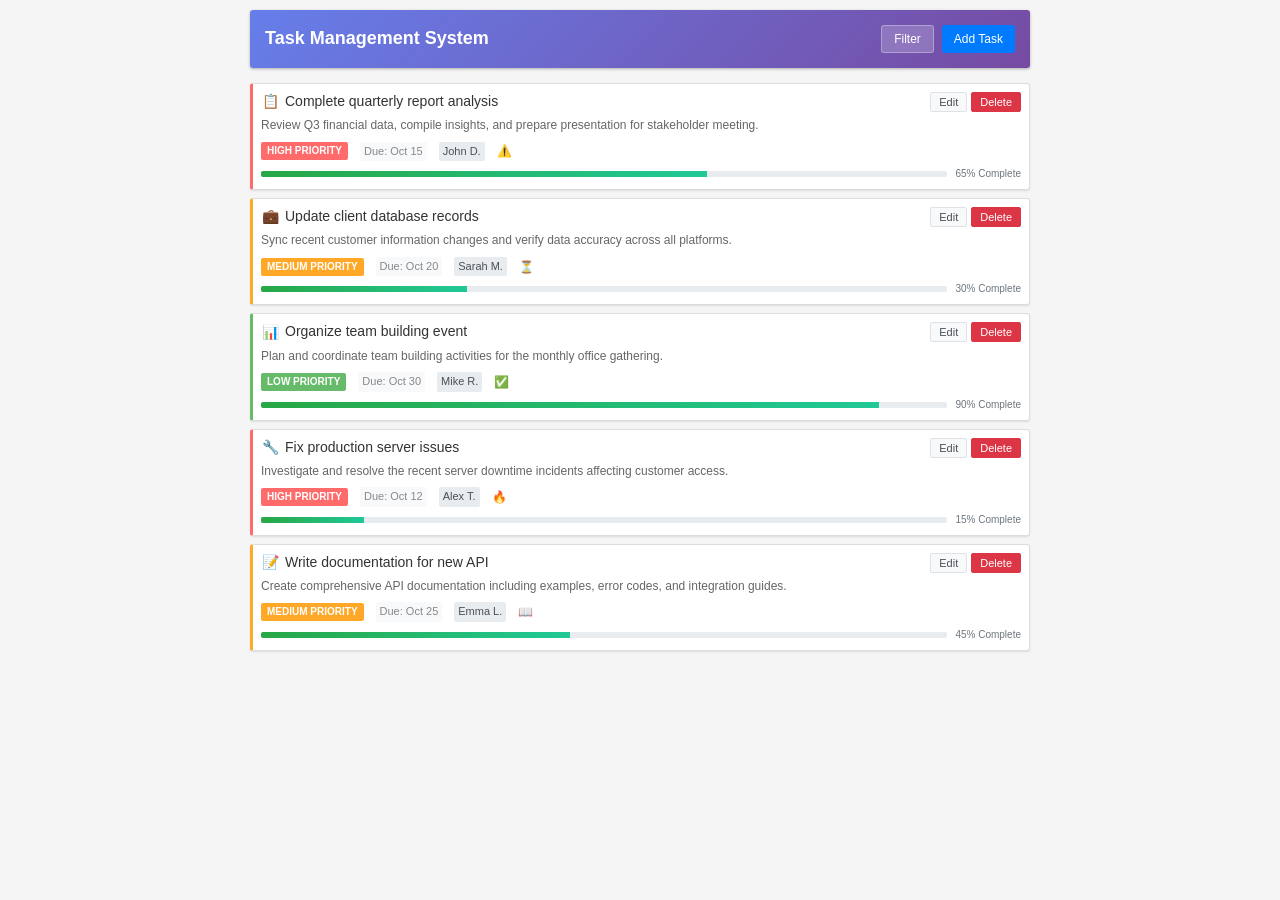
<file: Claude-Haiku-4.5/Project_A_BaselineUI/src/index.html>
<!DOCTYPE html>
<html lang="en">
<head>
    <meta charset="UTF-8">
    <meta name="viewport" content="width=device-width, initial-scale=1.0">
    <title>Task List - Baseline</title>
    <link rel="stylesheet" href="styles.css">
    <link rel="stylesheet" href="https://cdnjs.cloudflare.com/ajax/libs/font-awesome/6.0.0/css/all.min.css">
</head>
<body>
    <div class="container">
        <header class="header">
            <h1>Task Management System</h1>
            <div class="header-actions">
                <button class="btn-secondary">Filter</button>
                <button class="btn-primary">Add Task</button>
            </div>
        </header>
        
        <div class="task-list">
            <div class="task-card" data-priority="high">
                <div class="task-header">
                    <span class="task-icon">📋</span>
                    <h3 class="task-title">Complete quarterly report analysis</h3>
                    <div class="task-actions">
                        <button class="btn-sm">Edit</button>
                        <button class="btn-sm btn-danger">Delete</button>
                    </div>
                </div>
                <p class="task-description">Review Q3 financial data, compile insights, and prepare presentation for stakeholder meeting.</p>
                <div class="task-meta">
                    <span class="priority high">High Priority</span>
                    <span class="due-date">Due: Oct 15</span>
                    <span class="assignee">John D.</span>
                    <span class="status-icon">⚠️</span>
                </div>
                <div class="task-footer">
                    <div class="progress-bar">
                        <div class="progress-fill" style="width: 65%"></div>
                    </div>
                    <span class="progress-text">65% Complete</span>
                </div>
            </div>

            <div class="task-card" data-priority="medium">
                <div class="task-header">
                    <span class="task-icon">💼</span>
                    <h3 class="task-title">Update client database records</h3>
                    <div class="task-actions">
                        <button class="btn-sm">Edit</button>
                        <button class="btn-sm btn-danger">Delete</button>
                    </div>
                </div>
                <p class="task-description">Sync recent customer information changes and verify data accuracy across all platforms.</p>
                <div class="task-meta">
                    <span class="priority medium">Medium Priority</span>
                    <span class="due-date">Due: Oct 20</span>
                    <span class="assignee">Sarah M.</span>
                    <span class="status-icon">⏳</span>
                </div>
                <div class="task-footer">
                    <div class="progress-bar">
                        <div class="progress-fill" style="width: 30%"></div>
                    </div>
                    <span class="progress-text">30% Complete</span>
                </div>
            </div>

            <div class="task-card" data-priority="low">
                <div class="task-header">
                    <span class="task-icon">📊</span>
                    <h3 class="task-title">Organize team building event</h3>
                    <div class="task-actions">
                        <button class="btn-sm">Edit</button>
                        <button class="btn-sm btn-danger">Delete</button>
                    </div>
                </div>
                <p class="task-description">Plan and coordinate team building activities for the monthly office gathering.</p>
                <div class="task-meta">
                    <span class="priority low">Low Priority</span>
                    <span class="due-date">Due: Oct 30</span>
                    <span class="assignee">Mike R.</span>
                    <span class="status-icon">✅</span>
                </div>
                <div class="task-footer">
                    <div class="progress-bar">
                        <div class="progress-fill" style="width: 90%"></div>
                    </div>
                    <span class="progress-text">90% Complete</span>
                </div>
            </div>

            <div class="task-card" data-priority="high">
                <div class="task-header">
                    <span class="task-icon">🔧</span>
                    <h3 class="task-title">Fix production server issues</h3>
                    <div class="task-actions">
                        <button class="btn-sm">Edit</button>
                        <button class="btn-sm btn-danger">Delete</button>
                    </div>
                </div>
                <p class="task-description">Investigate and resolve the recent server downtime incidents affecting customer access.</p>
                <div class="task-meta">
                    <span class="priority high">High Priority</span>
                    <span class="due-date">Due: Oct 12</span>
                    <span class="assignee">Alex T.</span>
                    <span class="status-icon">🔥</span>
                </div>
                <div class="task-footer">
                    <div class="progress-bar">
                        <div class="progress-fill" style="width: 15%"></div>
                    </div>
                    <span class="progress-text">15% Complete</span>
                </div>
            </div>

            <div class="task-card" data-priority="medium">
                <div class="task-header">
                    <span class="task-icon">📝</span>
                    <h3 class="task-title">Write documentation for new API</h3>
                    <div class="task-actions">
                        <button class="btn-sm">Edit</button>
                        <button class="btn-sm btn-danger">Delete</button>
                    </div>
                </div>
                <p class="task-description">Create comprehensive API documentation including examples, error codes, and integration guides.</p>
                <div class="task-meta">
                    <span class="priority medium">Medium Priority</span>
                    <span class="due-date">Due: Oct 25</span>
                    <span class="assignee">Emma L.</span>
                    <span class="status-icon">📖</span>
                </div>
                <div class="task-footer">
                    <div class="progress-bar">
                        <div class="progress-fill" style="width: 45%"></div>
                    </div>
                    <span class="progress-text">45% Complete</span>
                </div>
            </div>
        </div>
    </div>
    <script src="scripts.js"></script>
</body>
</html>
</file>
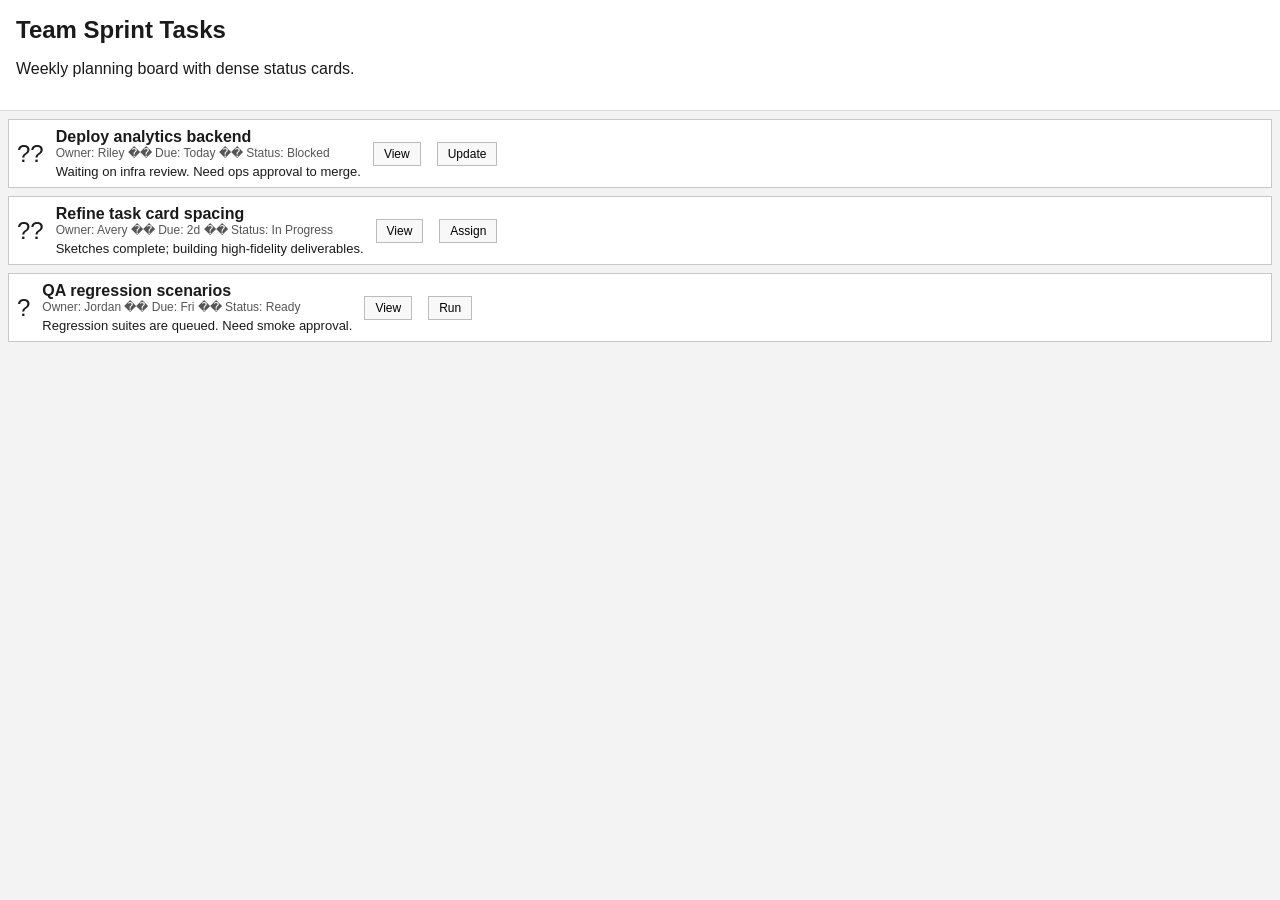
<file: Codex-mini/Project_A_BaselineUI/src/index.html>
<!DOCTYPE html>
<html lang="en">
<head>
  <meta charset="UTF-8" />
  <meta name="viewport" content="width=device-width, initial-scale=1" />
  <title>Task List - Baseline</title>
  <link rel="stylesheet" href="styles.css" />
</head>
<body>
  <header class="app-header">
    <h1>Team Sprint Tasks</h1>
    <p>Weekly planning board with dense status cards.</p>
  </header>
  <main class="task-board">
    <section class="task-card" data-status="blocked">
      <div class="task-icon">??</div>
      <div>
        <h2>Deploy analytics backend</h2>
        <p class="meta">Owner: Riley �� Due: Today �� Status: Blocked</p>
        <div class="details">
          <p>Waiting on infra review. Need ops approval to merge.</p>
        </div>
      </div>
      <button class="action">View</button>
      <button class="action">Update</button>
    </section>
    <section class="task-card" data-status="in-progress">
      <div class="task-icon">??</div>
      <div>
        <h2>Refine task card spacing</h2>
        <p class="meta">Owner: Avery �� Due: 2d �� Status: In Progress</p>
        <div class="details">
          <p>Sketches complete; building high-fidelity deliverables.</p>
        </div>
      </div>
      <button class="action">View</button>
      <button class="action">Assign</button>
    </section>
    <section class="task-card" data-status="ready">
      <div class="task-icon">?</div>
      <div>
        <h2>QA regression scenarios</h2>
        <p class="meta">Owner: Jordan �� Due: Fri �� Status: Ready</p>
        <div class="details">
          <p>Regression suites are queued. Need smoke approval.</p>
        </div>
      </div>
      <button class="action">View</button>
      <button class="action">Run</button>
    </section>
  </main>
  <script src="scripts.js"></script>
</body>
</html>
</file>
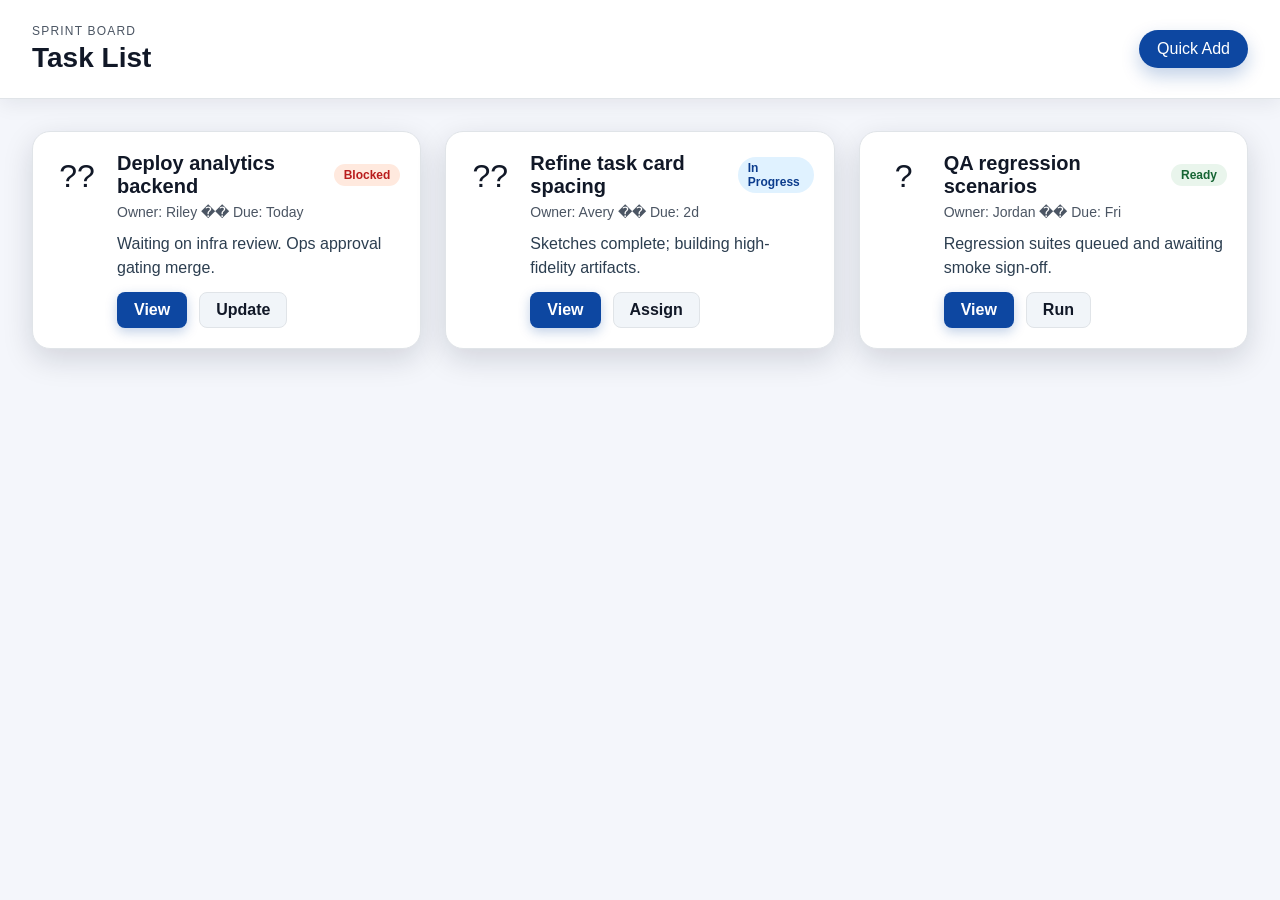
<file: Codex-mini/Project_B_ImprovedUI/src/index.html>
<!DOCTYPE html>
<html lang="en">
<head>
  <meta charset="UTF-8" />
  <meta name="viewport" content="width=device-width, initial-scale=1" />
  <title>Task List - Refined UI</title>
  <link rel="stylesheet" href="styles.improved.css" />
</head>
<body>
  <header class="app-header">
    <div>
      <p class="eyebrow">Sprint Board</p>
      <h1>Task List</h1>
    </div>
    <button class="primary">Quick Add</button>
  </header>
  <section class="task-board">
    <article class="improved-card" tabindex="0">
      <div class="card-icon">??</div>
      <div class="card-content">
        <div class="card-heading">
          <h2>Deploy analytics backend</h2>
          <span class="pill blocked">Blocked</span>
        </div>
        <p class="meta">Owner: Riley �� Due: Today</p>
        <p class="body-text">Waiting on infra review. Ops approval gating merge.</p>
        <div class="actions">
          <button class="btn primary">View</button>
          <button class="btn secondary">Update</button>
        </div>
      </div>
    </article>
    <article class="improved-card" tabindex="0">
      <div class="card-icon">??</div>
      <div class="card-content">
        <div class="card-heading">
          <h2>Refine task card spacing</h2>
          <span class="pill progress">In Progress</span>
        </div>
        <p class="meta">Owner: Avery �� Due: 2d</p>
        <p class="body-text">Sketches complete; building high-fidelity artifacts.</p>
        <div class="actions">
          <button class="btn primary">View</button>
          <button class="btn secondary">Assign</button>
        </div>
      </div>
    </article>
    <article class="improved-card" tabindex="0">
      <div class="card-icon">?</div>
      <div class="card-content">
        <div class="card-heading">
          <h2>QA regression scenarios</h2>
          <span class="pill ready">Ready</span>
        </div>
        <p class="meta">Owner: Jordan �� Due: Fri</p>
        <p class="body-text">Regression suites queued and awaiting smoke sign-off.</p>
        <div class="actions">
          <button class="btn primary">View</button>
          <button class="btn secondary">Run</button>
        </div>
      </div>
    </article>
  </section>
  <script src="scripts.improved.js"></script>
</body>
</html>
</file>
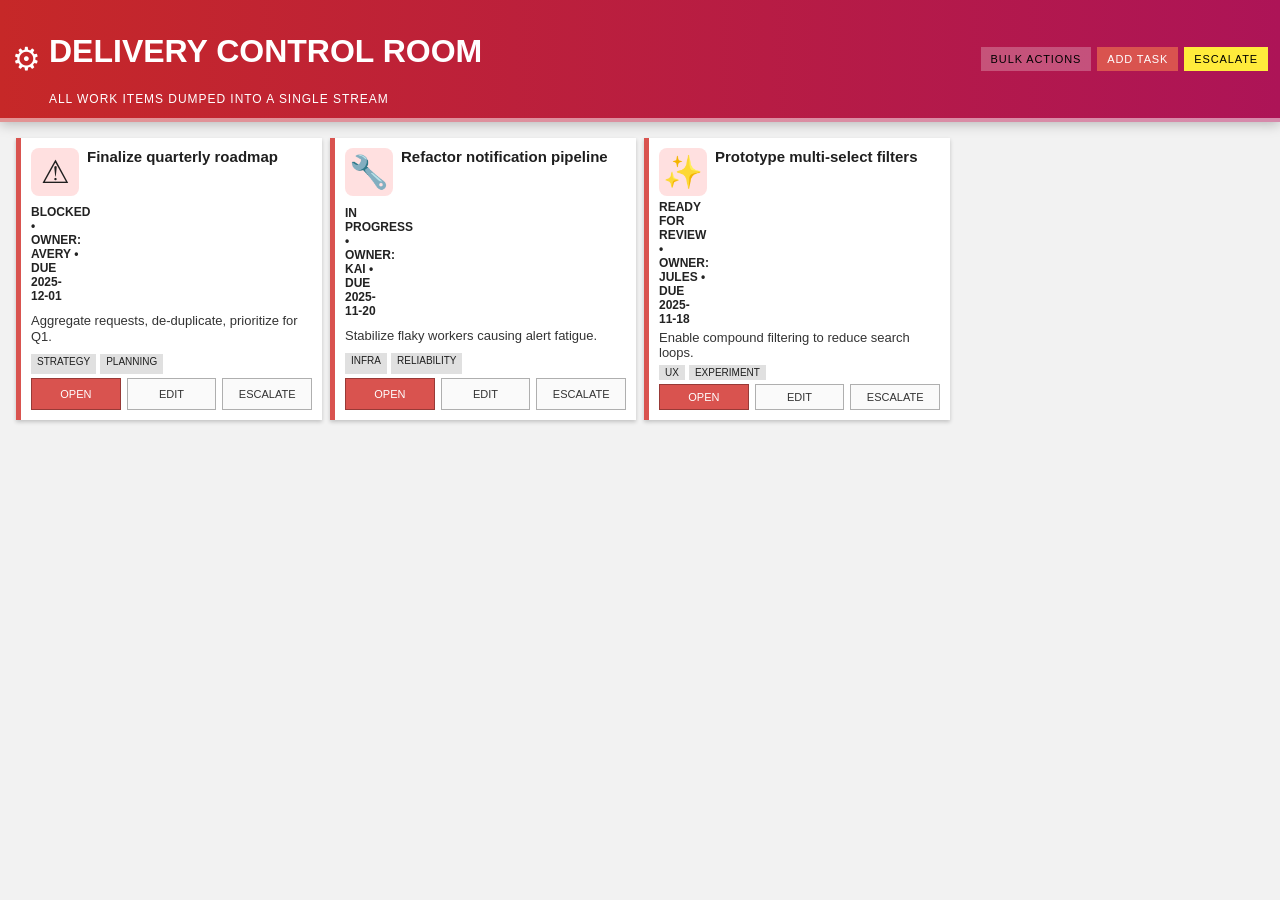
<file: Codex/Project_A_BaselineUI/src/index.html>
﻿<!DOCTYPE html>
<html lang="en">
<head>
  <meta charset="UTF-8" />
  <meta name="viewport" content="width=device-width, initial-scale=1.0" />
  <title>Project A – Dense Task List</title>
  <link rel="stylesheet" href="styles.css" />
</head>
<body>
  <header class="app-header noisy">
    <div class="logo-stack">
      <span class="logo-icon">⚙</span>
      <div>
        <h1>Delivery Control Room</h1>
        <p class="subtitle">All work items dumped into a single stream</p>
      </div>
    </div>
    <div class="header-buttons">
      <button class="btn btn-ghost">Bulk Actions</button>
      <button class="btn btn-primary">Add Task</button>
      <button class="btn btn-warning">Escalate</button>
    </div>
  </header>

  <main>
    <section id="task-board" class="task-board dense">
      <!-- Cards injected by scripts.js -->
    </section>
  </main>

  <script src="scripts.js"></script>
</body>
</html>
</file>
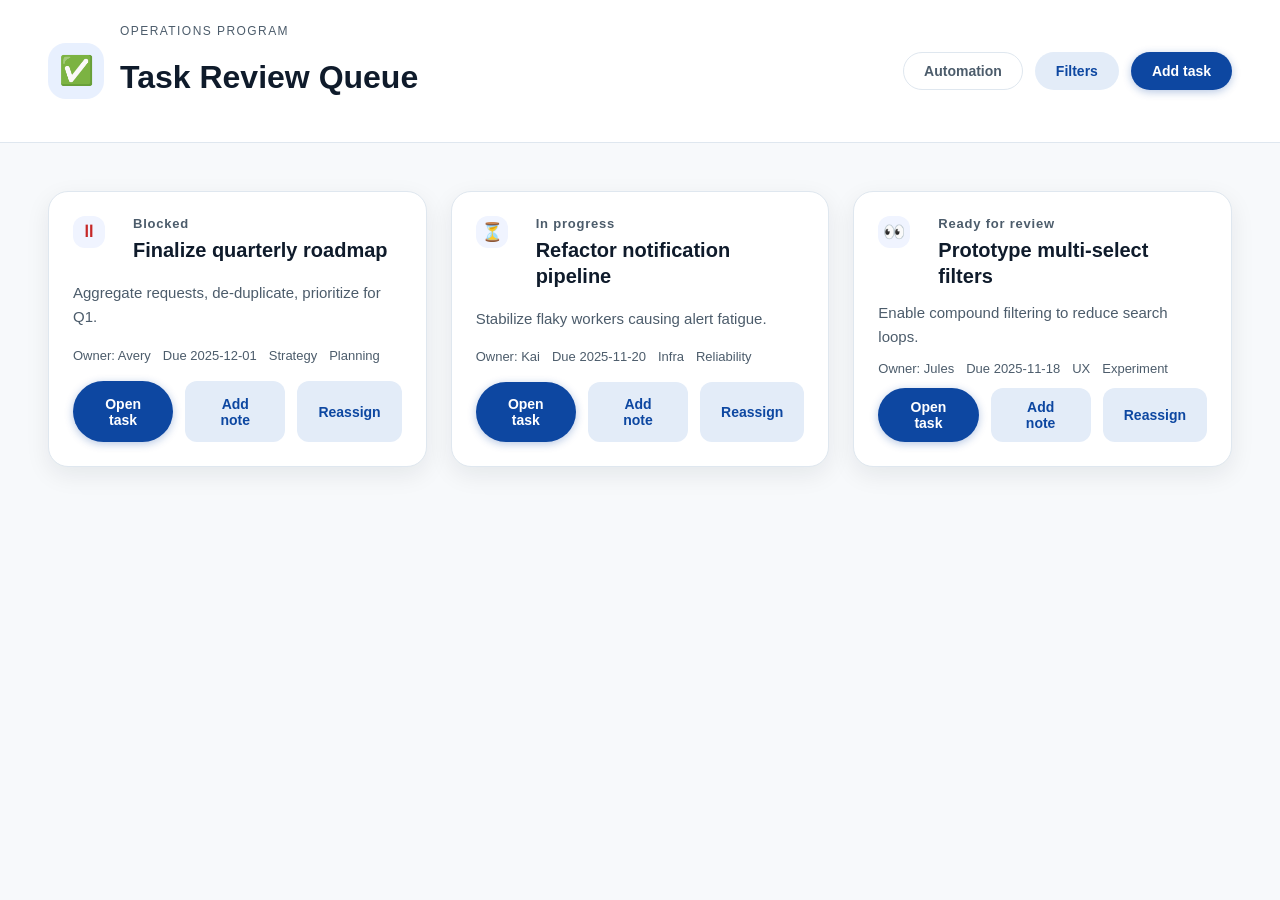
<file: Codex/Project_B_ImprovedUI/src/index.html>
﻿<!DOCTYPE html>
<html lang="en">
<head>
  <meta charset="UTF-8" />
  <meta name="viewport" content="width=device-width, initial-scale=1" />
  <title>Project B – Refreshed Task List</title>
  <link rel="stylesheet" href="styles.improved.css" />
</head>
<body>
  <header class="app-header clean" role="banner">
    <div class="brand">
      <span class="logo" aria-hidden="true">✅</span>
      <div>
        <p class="eyebrow">Operations Program</p>
        <h1>Task Review Queue</h1>
      </div>
    </div>
    <nav aria-label="Primary actions" class="primary-actions">
      <button class="btn tertiary" aria-label="Open automation panel">Automation</button>
      <button class="btn secondary" aria-label="Open filters">Filters</button>
      <button class="btn primary" aria-label="Add a new task">Add task</button>
    </nav>
  </header>

  <main>
    <section id="task-board" class="task-board refreshed" aria-live="polite">
      <!-- cards injected -->
    </section>
  </main>

  <template id="task-card-template">
    <article class="task-card" tabindex="0">
      <div class="task-icon" aria-hidden="true"></div>
      <div class="task-headings">
        <p class="task-status"></p>
        <h2 class="task-title"></h2>
      </div>
      <p class="task-summary"></p>
      <ul class="meta-list"></ul>
      <div class="task-actions" role="group" aria-label="Task actions"></div>
    </article>
  </template>

  <script src="scripts.improved.js" type="module"></script>
</body>
</html>
</file>
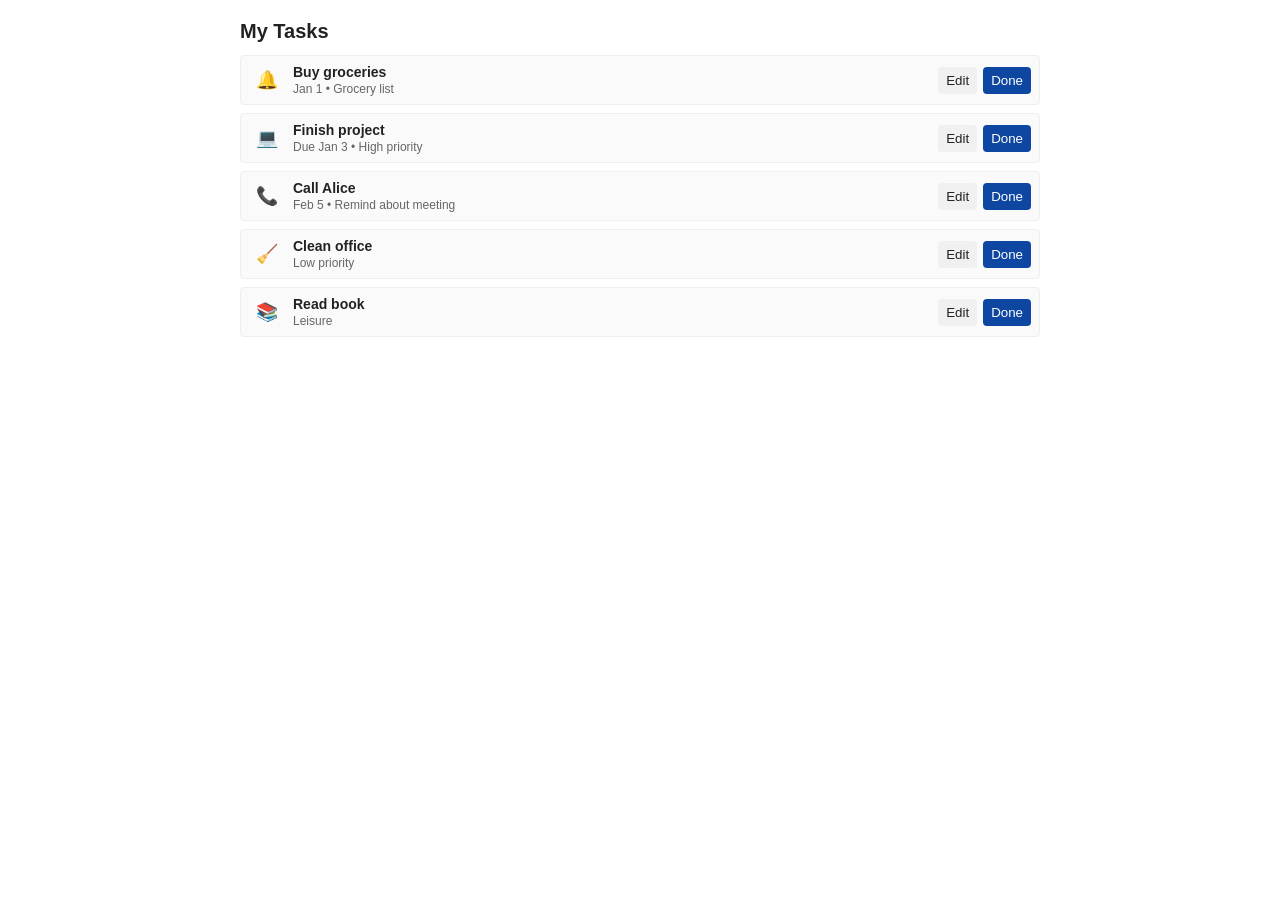
<file: S435/Project_A_BaselineUI/src/index.html>
<!doctype html>
<html lang="en">
<head>
  <meta charset="utf-8">
  <meta name="viewport" content="width=device-width,initial-scale=1">
  <title>Task List - Baseline</title>
  <link rel="stylesheet" href="styles.css">
</head>
<body>
  <main class="container">
    <h1>My Tasks</h1>
    <section class="task-list">
      <article class="task-card">
        <div class="task-left">
          <div class="icon">🔔</div>
        </div>
        <div class="task-main">
          <h2 class="task-title">Buy groceries</h2>
          <p class="task-meta">Jan 1 • Grocery list</p>
        </div>
        <div class="task-actions">
          <button class="btn btn-secondary">Edit</button>
          <button class="btn btn-primary">Done</button>
        </div>
      </article>
      <article class="task-card">
        <div class="task-left">
          <div class="icon">💻</div>
        </div>
        <div class="task-main">
          <h2 class="task-title">Finish project</h2>
          <p class="task-meta">Due Jan 3 • High priority</p>
        </div>
        <div class="task-actions">
          <button class="btn btn-secondary">Edit</button>
          <button class="btn btn-primary">Done</button>
        </div>
      </article>
      <article class="task-card">
        <div class="task-left">
          <div class="icon">📞</div>
        </div>
        <div class="task-main">
          <h2 class="task-title">Call Alice</h2>
          <p class="task-meta">Feb 5 • Remind about meeting</p>
        </div>
        <div class="task-actions">
          <button class="btn btn-secondary">Edit</button>
          <button class="btn btn-primary">Done</button>
        </div>
      </article>
      <article class="task-card">
        <div class="task-left">
          <div class="icon">🧹</div>
        </div>
        <div class="task-main">
          <h2 class="task-title">Clean office</h2>
          <p class="task-meta">Low priority</p>
        </div>
        <div class="task-actions">
          <button class="btn btn-secondary">Edit</button>
          <button class="btn btn-primary">Done</button>
        </div>
      </article>
      <article class="task-card">
        <div class="task-left">
          <div class="icon">📚</div>
        </div>
        <div class="task-main">
          <h2 class="task-title">Read book</h2>
          <p class="task-meta">Leisure</p>
        </div>
        <div class="task-actions">
          <button class="btn btn-secondary">Edit</button>
          <button class="btn btn-primary">Done</button>
        </div>
      </article>
    </section>
  </main>
  <script src="scripts.js"></script>
</body>
</html>
</file>
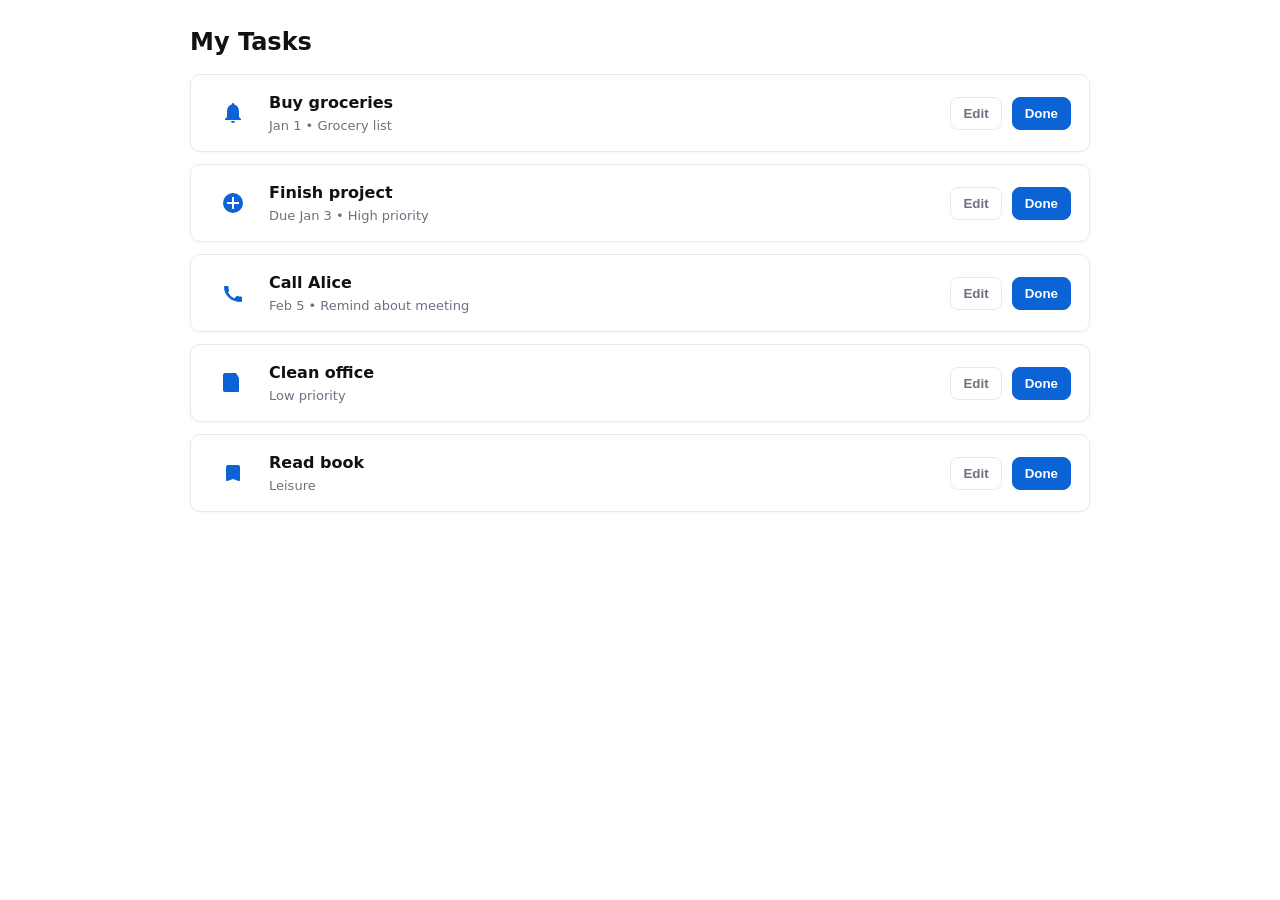
<file: S435/Project_B_ImprovedUI/src/index.html>
<!doctype html>
<html lang="en">
<head>
  <meta charset="utf-8">
  <meta name="viewport" content="width=device-width,initial-scale=1">
  <title>Task List - Improved</title>
  <link rel="stylesheet" href="styles.improved.css">
</head>
<body>
  <main class="container">
    <h1>My Tasks</h1>
    <section class="task-list" role="list">
      <article class="task-card" role="listitem" aria-label="Task: Buy groceries">
        <div class="task-left" aria-hidden="true">
          <svg class="icon" viewBox="0 0 24 24"><!-- bell -->
            <path d="M12 22a2 2 0 0 0 2-2H10a2 2 0 0 0 2 2zm6-6V10c0-3.07-1.63-5.64-4.5-6.32V3.5a1.5 1.5 0 0 0-3 0v.18C7.63 4.36 6 6.92 6 10v6l-2 2v1h16v-1l-2-2z"/></svg>
        </div>
        <div class="task-main">
          <h2 class="task-title">Buy groceries</h2>
          <p class="task-meta">Jan 1 • Grocery list</p>
        </div>
        <div class="task-actions">
          <button class="btn btn-secondary" aria-label="Edit Buy groceries">Edit</button>
          <button class="btn btn-primary" aria-label="Mark Buy groceries as done">Done</button>
        </div>
      </article>
      <!-- repeat tasks -->
      <article class="task-card" role="listitem" aria-label="Task: Finish project">
        <div class="task-left" aria-hidden="true">
          <svg class="icon" viewBox="0 0 24 24"><path d="M12 2a10 10 0 1 0 0 20 10 10 0 0 0 0-20zM11 11V6h2v5h5v2h-5v5h-2v-5H6v-2z"/></svg>
        </div>
        <div class="task-main">
          <h2 class="task-title">Finish project</h2>
          <p class="task-meta">Due Jan 3 • High priority</p>
        </div>
        <div class="task-actions">
          <button class="btn btn-secondary" aria-label="Edit Finish project">Edit</button>
          <button class="btn btn-primary" aria-label="Mark Finish project as done">Done</button>
        </div>
      </article>
      <article class="task-card" role="listitem" aria-label="Task: Call Alice">
        <div class="task-left" aria-hidden="true">
          <svg class="icon" viewBox="0 0 24 24"><path d="M6.62 10.79a15.05 15.05 0 0 0 6.59 6.59l2.2-2.2a1 1 0 0 1 1.05-.24c1.12.37 2.33.57 3.57.57a1 1 0 0 1 1 1V20a1 1 0 0 1-1 1C9.85 21 3 14.15 3 6a1 1 0 0 1 1-1h2.5a1 1 0 0 1 1 1c0 1.24.2 2.45.57 3.57.16.41.06.88-.24 1.05l-2.2 2.2z"/></svg>
        </div>
        <div class="task-main">
          <h2 class="task-title">Call Alice</h2>
          <p class="task-meta">Feb 5 • Remind about meeting</p>
        </div>
        <div class="task-actions">
          <button class="btn btn-secondary" aria-label="Edit Call Alice">Edit</button>
          <button class="btn btn-primary" aria-label="Mark Call Alice as done">Done</button>
        </div>
      </article>
      <article class="task-card" role="listitem" aria-label="Task: Clean office">
        <div class="task-left" aria-hidden="true">
          <svg class="icon" viewBox="0 0 24 24"><path d="M6 2h9l3 5v13a1 1 0 0 1-1 1H4a2 2 0 0 1-2-2V4a2 2 0 0 1 2-2h2z"/></svg>
        </div>
        <div class="task-main">
          <h2 class="task-title">Clean office</h2>
          <p class="task-meta">Low priority</p>
        </div>
        <div class="task-actions">
          <button class="btn btn-secondary" aria-label="Edit Clean office">Edit</button>
          <button class="btn btn-primary" aria-label="Mark Clean office as done">Done</button>
        </div>
      </article>
      <article class="task-card" role="listitem" aria-label="Task: Read book">
        <div class="task-left" aria-hidden="true">
          <svg class="icon" viewBox="0 0 24 24"><path d="M21 4H7a2 2 0 0 0-2 2v13a1 1 0 0 0 1.45.89L12 18l5.55 1.89A1 1 0 0 0 19 19V6a2 2 0 0 0-2-2z"/></svg>
        </div>
        <div class="task-main">
          <h2 class="task-title">Read book</h2>
          <p class="task-meta">Leisure</p>
        </div>
        <div class="task-actions">
          <button class="btn btn-secondary" aria-label="Edit Read book">Edit</button>
          <button class="btn btn-primary" aria-label="Mark Read book as done">Done</button>
        </div>
      </article>
    </section>
  </main>
  <script src="scripts.improved.js"></script>
</body>
</html>
</file>
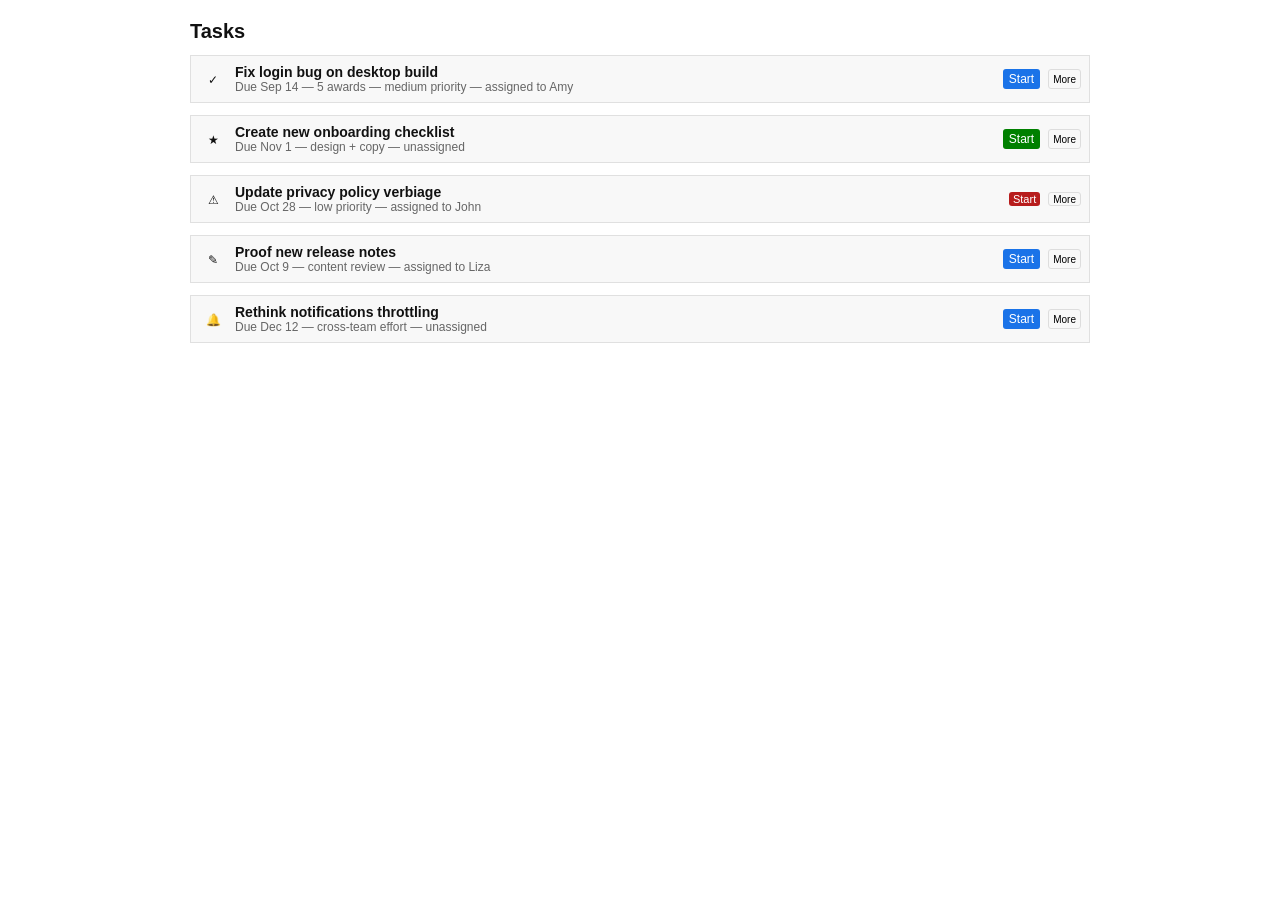
<file: S560/Project_A_BaselineUI/src/index.html>
<!doctype html>
<html lang="en">
<head>
  <meta charset="utf-8">
  <meta name="viewport" content="width=device-width,initial-scale=1">
  <title>Tasks - Baseline Dense List</title>
  <link rel="stylesheet" href="styles.css">
</head>
<body>
  <main>
    <h1>Tasks</h1>
    <div class="task-list">
      <div class="task-card">
        <div class="left">
          <span class="icon">✓</span>
        </div>
        <div class="content">
          <div class="title">Fix login bug on desktop build</div>
          <div class="meta">Due Sep 14 — 5 awards — medium priority — assigned to Amy</div>
        </div>
        <div class="actions">
          <button class="btn-primary small">Start</button>
          <button class="btn-secondary tiny">More</button>
        </div>
      </div>
      <div class="task-card">
        <div class="left"><span class="icon">★</span></div>
        <div class="content">
          <div class="title">Create new onboarding checklist</div>
          <div class="meta">Due Nov 1 — design + copy — unassigned</div>
        </div>
        <div class="actions"><button class="btn-primary green small">Start</button> <button class="btn-secondary tiny">More</button></div>
      </div>
      <div class="task-card">
        <div class="left"><span class="icon">⚠</span></div>
        <div class="content">
          <div class="title">Update privacy policy verbiage</div>
          <div class="meta">Due Oct 28 — low priority — assigned to John</div>
        </div>
        <div class="actions"><button class="btn-primary tiny red">Start</button> <button class="btn-secondary tiny">More</button></div>
      </div>
      <div class="task-card">
        <div class="left"><span class="icon">✎</span></div>
        <div class="content">
          <div class="title">Proof new release notes</div>
          <div class="meta">Due Oct 9 — content review — assigned to Liza</div>
        </div>
        <div class="actions"><button class="btn-primary small">Start</button> <button class="btn-secondary tiny">More</button></div>
      </div>
      <div class="task-card">
        <div class="left"><span class="icon">🔔</span></div>
        <div class="content">
          <div class="title">Rethink notifications throttling</div>
          <div class="meta">Due Dec 12 — cross-team effort — unassigned</div>
        </div>
        <div class="actions"><button class="btn-primary small">Start</button> <button class="btn-secondary tiny">More</button></div>
      </div>
    </div>
  </main>
  <script src="scripts.js"></script>
</body>
</html>
</file>
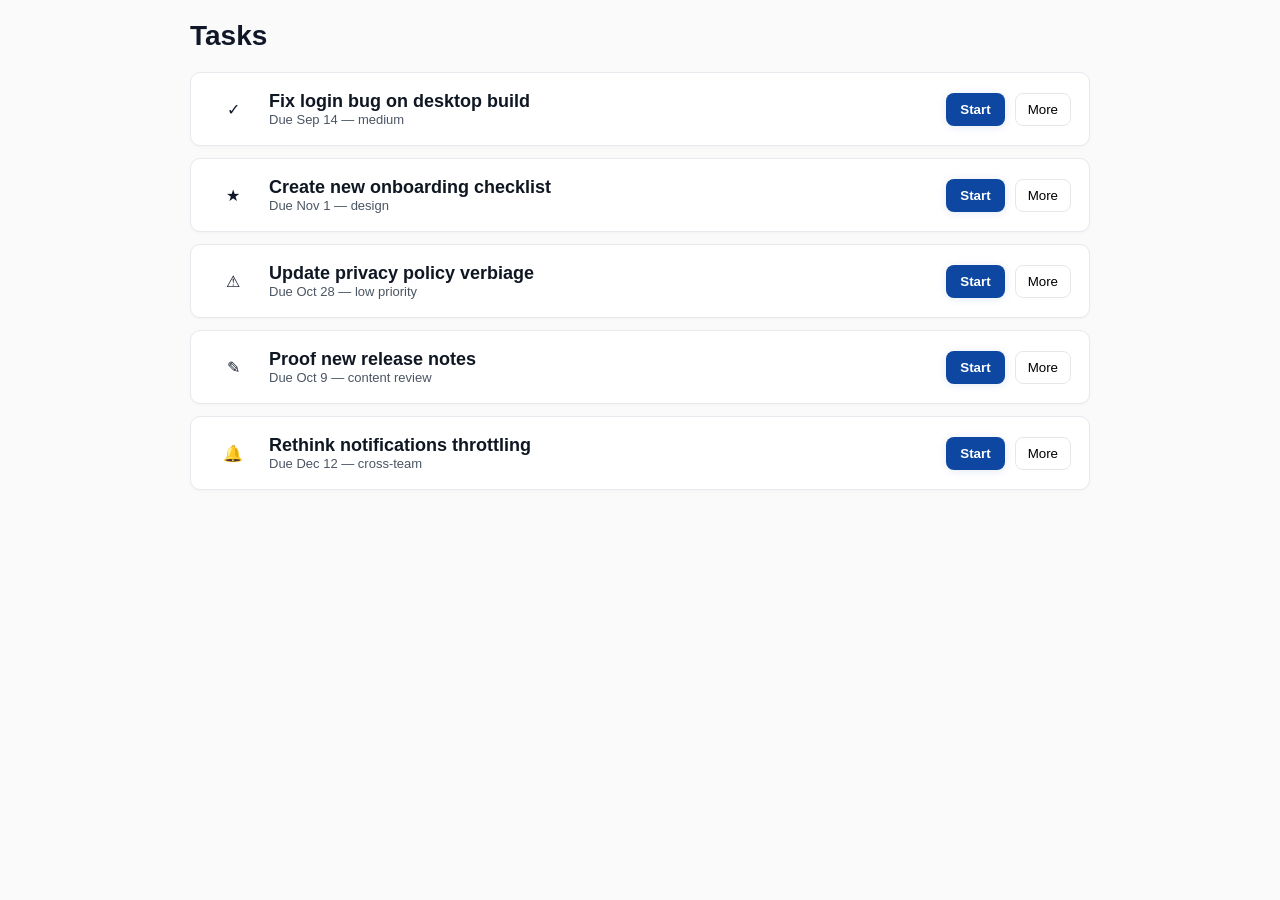
<file: S560/Project_B_ImprovedUI/src/index.html>
<!doctype html>
<html lang="en">
<head>
  <meta charset="utf-8">
  <meta name="viewport" content="width=device-width,initial-scale=1">
  <title>Tasks - Improved Card UI</title>
  <link rel="stylesheet" href="styles.improved.css">
</head>
<body>
  <main>
    <h1>Tasks</h1>
    <div class="task-list">
      <div class="task-card" role="article" aria-label="Fix login bug" tabindex="0">
        <div class="left">
          <span class="icon" aria-hidden="true">✓</span>
        </div>
        <div class="content">
          <div class="title">Fix login bug on desktop build</div>
          <div class="meta">Due Sep 14 — medium</div>
        </div>
        <div class="actions">
          <button class="btn-primary" aria-label="start task">Start</button>
          <button class="btn-secondary" aria-label="see more options">More</button>
        </div>
      </div>

      <div class="task-card" role="article" aria-label="Create onboarding checklist" tabindex="0">
        <div class="left"><span class="icon">★</span></div>
        <div class="content">
          <div class="title">Create new onboarding checklist</div>
          <div class="meta">Due Nov 1 — design</div>
        </div>
        <div class="actions"><button class="btn-primary">Start</button> <button class="btn-secondary">More</button></div>
      </div>

      <div class="task-card" role="article" aria-label="Update privacy policy" tabindex="0">
        <div class="left"><span class="icon">⚠</span></div>
        <div class="content">
          <div class="title">Update privacy policy verbiage</div>
          <div class="meta">Due Oct 28 — low priority</div>
        </div>
        <div class="actions"><button class="btn-primary">Start</button> <button class="btn-secondary">More</button></div>
      </div>

      <div class="task-card" role="article" aria-label="Proof release notes" tabindex="0">
        <div class="left"><span class="icon">✎</span></div>
        <div class="content">
          <div class="title">Proof new release notes</div>
          <div class="meta">Due Oct 9 — content review</div>
        </div>
        <div class="actions"><button class="btn-primary">Start</button> <button class="btn-secondary">More</button></div>
      </div>

      <div class="task-card" role="article" aria-label="Rethink notifications" tabindex="0">
        <div class="left"><span class="icon">🔔</span></div>
        <div class="content">
          <div class="title">Rethink notifications throttling</div>
          <div class="meta">Due Dec 12 — cross-team</div>
        </div>
        <div class="actions"><button class="btn-primary">Start</button> <button class="btn-secondary">More</button></div>
      </div>

    </div>
  </main>
  <script src="scripts.improved.js"></script>
</body>
</html>
</file>
<file: Claude-Haiku-4.5/Project_A_BaselineUI/src/styles.css>
/* Baseline UI - Dense, Visually Noisy Task List */

* {
    box-sizing: border-box;
    margin: 0;
    padding: 0;
}

body {
    font-family: Arial, sans-serif;
    background-color: #f5f5f5;
    color: #333;
    line-height: 1.4;
}

.container {
    max-width: 800px;
    margin: 0 auto;
    padding: 10px;
}

.header {
    background: linear-gradient(135deg, #667eea 0%, #764ba2 100%);
    color: white;
    padding: 15px;
    border-radius: 3px;
    margin-bottom: 15px;
    display: flex;
    justify-content: space-between;
    align-items: center;
    box-shadow: 0 1px 3px rgba(0,0,0,0.3);
}

.header h1 {
    font-size: 18px;
    font-weight: bold;
}

.header-actions {
    display: flex;
    gap: 8px;
}

.btn-primary {
    background-color: #007bff;
    color: white;
    border: none;
    padding: 6px 12px;
    border-radius: 3px;
    font-size: 12px;
    cursor: pointer;
    transition: background-color 0.2s;
}

.btn-primary:hover {
    background-color: #0056b3;
}

.btn-secondary {
    background-color: #6c757d;
    color: white;
    border: none;
    padding: 6px 12px;
    border-radius: 3px;
    font-size: 12px;
    cursor: pointer;
}

.task-list {
    display: flex;
    flex-direction: column;
    gap: 8px;
}

.task-card {
    background: white;
    border: 1px solid #ddd;
    border-radius: 3px;
    padding: 8px;
    box-shadow: 0 1px 2px rgba(0,0,0,0.1);
    transition: box-shadow 0.2s;
}

.task-card:hover {
    box-shadow: 0 2px 4px rgba(0,0,0,0.15);
}

.task-header {
    display: flex;
    align-items: center;
    gap: 6px;
    margin-bottom: 6px;
}

.task-icon {
    font-size: 14px;
    width: 18px;
    height: 18px;
    display: inline-flex;
    align-items: center;
    justify-content: center;
}

.task-title {
    flex: 1;
    font-size: 14px;
    font-weight: normal;
    color: #333;
    line-height: 1.3;
}

.task-actions {
    display: flex;
    gap: 4px;
}

.btn-sm {
    background-color: #f8f9fa;
    border: 1px solid #dee2e6;
    color: #495057;
    padding: 3px 8px;
    border-radius: 2px;
    font-size: 11px;
    cursor: pointer;
}

.btn-sm:hover {
    background-color: #e9ecef;
}

.btn-danger {
    background-color: #dc3545;
    border-color: #dc3545;
    color: white;
}

.btn-danger:hover {
    background-color: #c82333;
}

.task-description {
    font-size: 12px;
    color: #666;
    margin-bottom: 8px;
    line-height: 1.3;
}

.task-meta {
    display: flex;
    align-items: center;
    gap: 8px;
    margin-bottom: 6px;
    flex-wrap: wrap;
}

.priority {
    padding: 2px 6px;
    border-radius: 2px;
    font-size: 10px;
    font-weight: bold;
    text-transform: uppercase;
}

.priority.high {
    background-color: #ff6b6b;
    color: white;
}

.priority.medium {
    background-color: #ffa726;
    color: white;
}

.priority.low {
    background-color: #66bb6a;
    color: white;
}

.due-date {
    font-size: 11px;
    color: #888;
    background-color: #f8f9fa;
    padding: 2px 4px;
    border-radius: 2px;
}

.assignee {
    font-size: 11px;
    color: #495057;
    background-color: #e9ecef;
    padding: 2px 4px;
    border-radius: 2px;
}

.status-icon {
    font-size: 12px;
    width: 16px;
    height: 16px;
}

.task-footer {
    display: flex;
    align-items: center;
    gap: 8px;
}

.progress-bar {
    flex: 1;
    background-color: #e9ecef;
    border-radius: 2px;
    height: 6px;
    overflow: hidden;
}

.progress-fill {
    background: linear-gradient(90deg, #28a745, #20c997);
    height: 100%;
    transition: width 0.3s ease;
}

.progress-text {
    font-size: 10px;
    color: #6c757d;
    white-space: nowrap;
}

/* Dense layout with minimal spacing */
.task-card[data-priority="high"] {
    border-left: 3px solid #ff6b6b;
}

.task-card[data-priority="medium"] {
    border-left: 3px solid #ffa726;
}

.task-card[data-priority="low"] {
    border-left: 3px solid #66bb6a;
}

/* Accessibility issues - poor contrast, no focus indicators */
.btn-primary:focus,
.btn-secondary:focus,
.btn-sm:focus {
    outline: none;
}

/* Inconsistent button styles */
.header-actions .btn-secondary {
    background-color: rgba(255,255,255,0.2);
    border: 1px solid rgba(255,255,255,0.3);
}

/* Dense typography with poor hierarchy */
.task-title {
    margin-bottom: 2px;
}

.task-meta > * {
    margin-right: 4px;
}

/* Small touch targets */
.btn-sm {
    min-height: 20px;
    min-width: 30px;
}
</file>
<file: Codex-mini/Project_A_BaselineUI/src/styles.css>
* {
  box-sizing: border-box;
}
body {
  margin: 0;
  font-family: 'Segoe UI', sans-serif;
  background: #f3f3f3;
  color: #1a1a1a;
}
.app-header {
  padding: 16px;
  background: #fff;
  border-bottom: 1px solid #dcdcdc;
}
.app-header h1 {
  margin: 0;
  font-size: 24px;
}
.task-board {
  padding: 8px;
}
.task-card {
  display: flex;
  align-items: center;
  background: #fff;
  border: 1px solid #c7c7c7;
  padding: 8px;
  margin-bottom: 8px;
  gap: 12px;
}
.task-card h2 {
  margin: 0;
  font-size: 16px;
}
.meta {
  margin: 0;
  font-size: 12px;
  color: #555;
}
.details p {
  margin: 4px 0 0;
  font-size: 13px;
}
.task-icon {
  font-size: 24px;
}
.action {
  border: 1px solid #bbb;
  background: #f8f8f8;
  padding: 4px 10px;
  font-size: 12px;
  cursor: pointer;
}
.action + .action {
  margin-left: 4px;
}
</file>
<file: Codex-mini/Project_B_ImprovedUI/src/styles.improved.css>
:root {
  --surface: #ffffff;
  --border: #e0e4e8;
  --text: #111827;
  --subtle: #4b5563;
  --primary: #0d47a1;
  --secondary: #f1f5f9;
  --shadow: rgba(15, 23, 42, 0.15);
}

* {
  box-sizing: border-box;
}

body {
  margin: 0;
  font-family: 'Inter', 'Segoe UI', sans-serif;
  background: #f4f6fb;
  color: var(--text);
}

.app-header {
  display: flex;
  align-items: center;
  justify-content: space-between;
  padding: 24px 32px;
  background: var(--surface);
  box-shadow: 0 4px 20px rgba(15, 23, 42, 0.08);
  border-bottom: 1px solid var(--border);
}

.eyebrow {
  text-transform: uppercase;
  letter-spacing: 1.2px;
  font-size: 12px;
  margin: 0;
  color: var(--subtle);
}

.app-header h1 {
  margin: 4px 0 0;
  font-size: 28px;
}

button {
  font: inherit;
}

.primary {
  background: var(--primary);
  color: #fff;
  border: none;
  padding: 10px 18px;
  border-radius: 999px;
  cursor: pointer;
  transition: transform 0.2s ease, box-shadow 0.3s ease;
  box-shadow: 0 8px 18px rgba(13, 71, 161, 0.25);
}

.primary:hover,
.primary:focus-visible {
  transform: translateY(-1px);
  box-shadow: 0 10px 25px rgba(13, 71, 161, 0.35);
}

.task-board {
  display: grid;
  grid-template-columns: repeat(auto-fit, minmax(320px, 1fr));
  gap: 24px;
  padding: 32px;
}

.improved-card {
  display: grid;
  grid-template-columns: auto 1fr;
  gap: 16px;
  padding: 20px;
  background: var(--surface);
  border-radius: 18px;
  border: 1px solid var(--border);
  box-shadow: 0 10px 30px var(--shadow);
  transition: transform 0.25s ease, border-color 0.2s ease;
}

.improved-card:hover,
.improved-card:focus-visible {
  transform: translateY(-3px);
  border-color: var(--primary);
  outline: none;
}

.card-icon {
  font-size: 32px;
  width: 48px;
  height: 48px;
  display: grid;
  place-items: center;
}

.card-content h2 {
  margin: 0;
  font-size: 20px;
}

.card-heading {
  display: flex;
  align-items: center;
  justify-content: space-between;
  gap: 8px;
}

.meta {
  margin: 6px 0 0;
  color: var(--subtle);
  font-size: 14px;
}

.body-text {
  margin: 12px 0;
  line-height: 1.5;
  color: #2c3e50;
}

.actions {
  display: flex;
  gap: 12px;
}

.btn {
  border-radius: 8px;
  border: 1px solid transparent;
  padding: 8px 16px;
  font-weight: 600;
  cursor: pointer;
  transition: background 0.2s ease, box-shadow 0.2s ease;
}

.btn.primary {
  background: var(--primary);
  color: #fff;
  border-color: transparent;
  box-shadow: 0 4px 12px rgba(13, 71, 161, 0.25);
}

.btn.primary:hover,
.btn.primary:focus-visible {
  background: #0b3c8d;
}

.btn.secondary {
  background: var(--secondary);
  color: var(--text);
  border-color: var(--border);
}

.pill {
  padding: 4px 10px;
  border-radius: 999px;
  font-size: 12px;
  font-weight: 600;
}

.pill.blocked {
  background: #ffe9de;
  color: #b91c1c;
}

.pill.progress {
  background: #e0f2ff;
  color: #0b3c8d;
}

.pill.ready {
  background: #e9f5ec;
  color: #166534;
}
</file>
<file: Codex/Project_A_BaselineUI/src/styles.css>
﻿:root {
  font-family: "Segoe UI", Tahoma, sans-serif;
  color: #1f1f1f;
}

body {
  margin: 0;
  background: #f2f2f2;
}

.app-header {
  background: linear-gradient(90deg, #c62828, #ad1457);
  color: #fff;
  padding: 12px;
  display: flex;
  justify-content: space-between;
  align-items: center;
  box-shadow: 0 2px 12px rgba(0, 0, 0, 0.25);
}

.app-header.noisy {
  border-bottom: 4px solid rgba(255, 255, 255, 0.5);
  text-transform: uppercase;
}

.logo-stack {
  display: flex;
  gap: 8px;
  align-items: center;
}

.logo-icon {
  font-size: 32px;
}

.subtitle {
  margin: 0;
  font-size: 12px;
  letter-spacing: 0.08em;
}

.header-buttons {
  display: flex;
  gap: 6px;
}

.btn {
  border: none;
  padding: 6px 10px;
  text-transform: uppercase;
  font-size: 11px;
  letter-spacing: 0.08em;
  cursor: default;
}

.btn-ghost {
  background: rgba(255, 255, 255, 0.25);
}

.btn-primary {
  background: #d9534f;
  color: #fff;
}

.btn-warning {
  background: #ffeb3b;
}

main {
  padding: 16px;
}

.task-board.dense {
  display: grid;
  grid-template-columns: repeat(auto-fill, minmax(280px, 1fr));
  gap: 8px;
}

.task-card {
  background: #fff;
  border-left: 5px solid #d9534f;
  padding: 10px;
  box-shadow: 0 2px 4px rgba(0, 0, 0, 0.2);
  display: grid;
  grid-template-columns: 48px 1fr;
  grid-auto-rows: auto;
  column-gap: 8px;
  row-gap: 4px;
}

.task-icon {
  width: 48px;
  height: 48px;
  font-size: 32px;
  display: flex;
  align-items: center;
  justify-content: center;
  background: #ffe0e0;
  border-radius: 8px;
}

.task-title {
  margin: 0;
  font-size: 15px;
  font-weight: 600;
}

.task-summary {
  grid-column: span 2;
  margin: 0;
  font-size: 13px;
  line-height: 1.2;
  color: #333;
}

.task-meta {
  font-size: 12px;
  color: #222;
  text-transform: uppercase;
  font-weight: 600;
}

.task-actions {
  grid-column: span 2;
  display: flex;
  gap: 6px;
}

.task-actions button {
  flex: 1;
  border: 1px solid rgba(0,0,0,0.3);
  background: linear-gradient(#fff, #e0e0e0);
  padding: 6px;
  font-size: 11px;
  cursor: default;
}

.task-actions .btn-primary {
  background: #d9534f;
  color: #fff;
}

.task-actions .btn-secondary {
  background: #fafafa;
  color: #333;
}

.tag-list {
  grid-column: span 2;
  display: flex;
  flex-wrap: wrap;
  gap: 4px;
}

.tag-list span {
  background: #e0e0e0;
  padding: 2px 6px;
  font-size: 10px;
}
</file>
<file: Codex/Project_B_ImprovedUI/src/styles.improved.css>
﻿:root {
  --surface: #f7f9fb;
  --card-bg: #ffffff;
  --card-border: #dfe7ef;
  --primary: #0d47a1;
  --primary-hover: #1565c0;
  --text-strong: #0f1b2b;
  --text-muted: #4c5c6b;
  --success: #2e7d32;
  font-family: 'Inter', 'Segoe UI', sans-serif;
}

* {
  box-sizing: border-box;
}

body {
  margin: 0;
  background: var(--surface);
  color: var(--text-strong);
}

.app-header.clean {
  padding: 24px clamp(16px, 4vw, 48px);
  display: flex;
  justify-content: space-between;
  align-items: center;
  background: #ffffff;
  border-bottom: 1px solid var(--card-border);
  position: sticky;
  top: 0;
  z-index: 2;
}

.brand {
  display: flex;
  gap: 16px;
  align-items: center;
}

.brand .logo {
  width: 56px;
  height: 56px;
  border-radius: 18px;
  display: inline-flex;
  align-items: center;
  justify-content: center;
  font-size: 28px;
  background: #e8f0fe;
}

.eyebrow {
  text-transform: uppercase;
  letter-spacing: 0.12em;
  color: var(--text-muted);
  margin: 0 0 4px;
  font-size: 12px;
}

.primary-actions {
  display: flex;
  gap: 12px;
}

.btn {
  border-radius: 999px;
  border: 1px solid transparent;
  padding: 10px 20px;
  font-size: 14px;
  font-weight: 600;
  cursor: pointer;
  transition: background 0.2s ease, box-shadow 0.2s ease, transform 0.2s ease;
}

.btn.primary,
.btn-primary {
  background: var(--primary);
  color: #fff;
  box-shadow: 0 2px 8px rgba(13, 71, 161, 0.3);
}

.btn.primary:hover,
.btn.primary:focus-visible,
.btn-primary:hover,
.btn-primary:focus-visible {
  background: var(--primary-hover);
  box-shadow: 0 4px 16px rgba(13, 71, 161, 0.35);
}

.btn.secondary,
.btn-secondary {
  background: #e3ecf8;
  color: var(--primary);
}

.btn.tertiary {
  background: transparent;
  border-color: var(--card-border);
  color: var(--text-muted);
}

main {
  padding: clamp(16px, 4vw, 48px);
}

.task-board.refreshed {
  display: grid;
  grid-template-columns: repeat(auto-fit, minmax(320px, 1fr));
  gap: 24px;
}

.task-card {
  background: var(--card-bg);
  border: 1px solid var(--card-border);
  border-radius: 20px;
  padding: 24px;
  display: grid;
  grid-template-columns: auto 1fr;
  column-gap: 16px;
  row-gap: 12px;
  box-shadow: 0 8px 24px rgba(15, 27, 43, 0.08);
  transition: box-shadow 0.2s ease, transform 0.2s ease;
}

.task-card:hover,
.task-card:focus-within,
.task-card:focus-visible {
  box-shadow: 0 16px 32px rgba(15, 27, 43, 0.15);
  transform: translateY(-2px);
  outline: 2px solid var(--primary);
  outline-offset: 4px;
}

.task-icon {
  width: 32px;
  height: 32px;
  border-radius: 12px;
  display: flex;
  align-items: center;
  justify-content: center;
  font-size: 18px;
  background: #f0f4ff;
  color: var(--primary);
  margin-right: 12px;
}

.task-headings {
  display: flex;
  flex-direction: column;
  gap: 6px;
}

.task-status {
  margin: 0;
  font-size: 13px;
  font-weight: 600;
  color: var(--text-muted);
  letter-spacing: 0.06em;
}

.task-title {
  margin: 0;
  font-size: 20px;
  line-height: 1.3;
}

.task-summary {
  grid-column: 1 / -1;
  margin: 0;
  color: var(--text-muted);
  font-size: 15px;
  line-height: 1.6;
}

.meta-list {
  grid-column: 1 / -1;
  list-style: none;
  padding: 0;
  margin: 0;
  display: flex;
  gap: 12px;
  color: var(--text-muted);
  font-size: 13px;
}

.task-actions {
  grid-column: 1 / -1;
  display: flex;
  gap: 12px;
}

.task-actions button {
  flex: 1;
}

.task-actions .btn.secondary {
  border-radius: 12px;
}

.task-actions .btn.primary,
.task-actions .btn.secondary {
  width: 100%;
}

@media (max-width: 640px) {
  .app-header.clean {
    flex-direction: column;
    align-items: flex-start;
    gap: 16px;
  }
  .task-card {
    padding: 20px;
  }
}
</file>
<file: S435/Project_A_BaselineUI/src/styles.css>
/* Baseline dense layout styles */
:root{--primary:#0d47a1;--secondary:#e0e0e0;--bg:#ffffff}
body{font-family:Arial,Helvetica,sans-serif;background:var(--bg);color:#222;margin:0;padding:20px}
.container{max-width:800px;margin:0 auto}
h1{font-size:20px;margin:0 0 12px}
.task-list{display:flex;flex-direction:column;gap:8px}
.task-card{display:flex;align-items:center;justify-content:space-between;padding:8px;border-radius:4px;background:#fafafa;border:1px solid #eee}
.task-left{width:36px;text-align:center}
.icon{font-size:18px}
.task-main{flex:1;margin:0 8px}
.task-title{font-size:14px;margin:0}
.task-meta{font-size:12px;color:#666;margin:2px 0 0}
.task-actions{display:flex;gap:6px}
.btn{padding:6px 8px;border-radius:4px;border:0;cursor:pointer}
.btn-primary{background:var(--primary);color:#fff}
.btn-secondary{background:#f0f0f0;color:#222}
.btn:hover{opacity:0.95}
/* No explicit focus outlines to emulate baseline dense UI */
.btn:focus{outline:none}
</file>
<file: S435/Project_B_ImprovedUI/src/styles.improved.css>
/* Improved UI: spacing, hierarchy, unified buttons, hover states, icon consistency */
:root{--primary:#0b63d6;--secondary:#f3f6fb;--muted:#6b7280;--bg:#ffffff;--card-bg:#ffffff}
body{font-family:Inter,system-ui,Arial,sans-serif;background:var(--bg);color:#111;margin:0;padding:28px}
.container{max-width:900px;margin:0 auto}

h1{font-size:24px;margin:0 0 18px}
.task-list{display:flex;flex-direction:column;gap:12px}
.task-card{display:flex;align-items:center;justify-content:space-between;padding:18px;border-radius:10px;background:var(--card-bg);border:1px solid #e6e9ef;box-shadow:0 1px 3px rgba(16,24,40,0.04)}
.task-left{width:48px;display:flex;align-items:center;justify-content:center}
.icon{width:24px;height:24px;fill:#0b63d6}
.task-main{flex:1;margin:0 12px}
.task-title{font-size:16px;margin:0 0 6px}
.task-meta{font-size:13px;color:var(--muted);margin:0}
.task-actions{display:flex;gap:10px}
.btn{padding:8px 12px;border-radius:8px;border:1px solid transparent;cursor:pointer;font-weight:600}
.btn-primary{background:var(--primary);color:#fff;border-color:var(--primary);}
.btn-primary:hover{filter:brightness(0.95);box-shadow:0 6px 12px rgba(11,99,214,0.12)}
.btn-secondary{background:#fff;color:var(--muted);border-color:#e6e9ef}
.btn-secondary:hover{background:#f8fafc}
.btn:focus{outline:3px solid #b6d4ff;outline-offset:3px}

/* Accessibility improvements */
[role="list"]{outline-offset:4px}
</file>
<file: S560/Project_A_BaselineUI/src/styles.css>
/* Dense baseline UI styles: compact, inconsistent paddings and icon sizes */
body{font-family: Arial, Helvetica, sans-serif;background:#fff;color:#111}
main{max-width:900px;margin:20px auto}
h1{font-size:20px;margin-bottom:12px}
.task-list{display:flex;flex-direction:column;gap:6px}
.task-card{display:flex;align-items:center;background:#f8f8f8;border:1px solid #e0e0e0;padding:8px;margin-bottom:6px}
.task-card .left{width:36px;text-align:center}
.task-card .icon{font-size:12px;margin-right:8px}
.task-card .content{flex:1}
.task-card .title{font-size:14px;font-weight:600}
.task-card .meta{font-size:12px;color:#666}
.actions{display:flex;gap:8px}
.btn-primary{background:#1a73e8;border:none;color:#fff;border-radius:3px;padding:4px 6px;cursor:pointer}
.btn-primary.green{background:green}
.btn-primary.red{background:#b71c1c}
.btn-secondary{background:transparent;border:1px solid #ddd;padding:2px 4px;border-radius:3px}
.btn-primary.small{padding:3px 6px;font-size:12px}
.btn-primary.tiny{padding:1px 4px;font-size:11px}
.btn-secondary.tiny{padding:0 4px;font-size:10px}

/* Inconsistent focus states */
.btn-primary:focus{outline:none}
.btn-secondary:focus{outline:2px solid #bde1ff}

/* Overlapping icons and text */
.task-card .left .icon{width:30px;height:14px}

@media (max-width:640px){.task-card{padding:6px}}
</file>
<file: S560/Project_B_ImprovedUI/src/styles.improved.css>
/* Improved UI: consistent spacing, better contrast, size, hover states, focus outlines */
body{font-family: Inter, Arial, Helvetica, sans-serif;background:#fafafa;color:#101010}
main{max-width:900px;margin:20px auto}
h1{font-weight:700;font-size:28px;margin-bottom:20px}
.task-list{display:flex;flex-direction:column;gap:12px}

.task-card{display:flex;align-items:center;background:#ffffff;border:1px solid #e6e9ee;padding:18px;border-radius:10px;box-shadow:0 1px 3px rgba(16,24,40,0.03);transition:box-shadow .18s ease,transform .14s ease}
.task-card:focus{outline:3px solid #BEE6FF;outline-offset:2px}
.task-card:hover{transform:translateY(-2px);box-shadow:0 8px 24px rgba(16,24,40,0.08)}

.task-card .left{width:48px;text-align:center}
.task-card .icon{font-size:16px;width:20px;height:20px;display:inline-flex;align-items:center;justify-content:center}
.task-card .content{flex:1;padding-left:12px}
.task-card .title{font-size:18px;font-weight:600;color:#0f1723}
.task-card .meta{font-size:13px;color:#4b5563}

.actions{display:flex;gap:10px}
.btn-primary{background:#0d47a1;border:none;color:#fff;border-radius:8px;padding:9px 14px;cursor:pointer;font-weight:600;box-shadow:rgba(13,71,161,0.12) 0px 1px 8px}
.btn-primary:hover{box-shadow:rgba(13,71,161,0.18) 0px 6px 18px;transform:translateY(-1px)}
.btn-primary:focus{outline:3px solid rgba(13,71,161,0.16)}
.btn-secondary{background:transparent;border:1px solid #e5e7eb;padding:8px 12px;border-radius:8px}

/* Accessibility: ensure high contrast for body text */
body{color:#101828}

@media (max-width:640px){
  .task-card{padding:14px}
  .task-card .title{font-size:17px}
}
</file>
